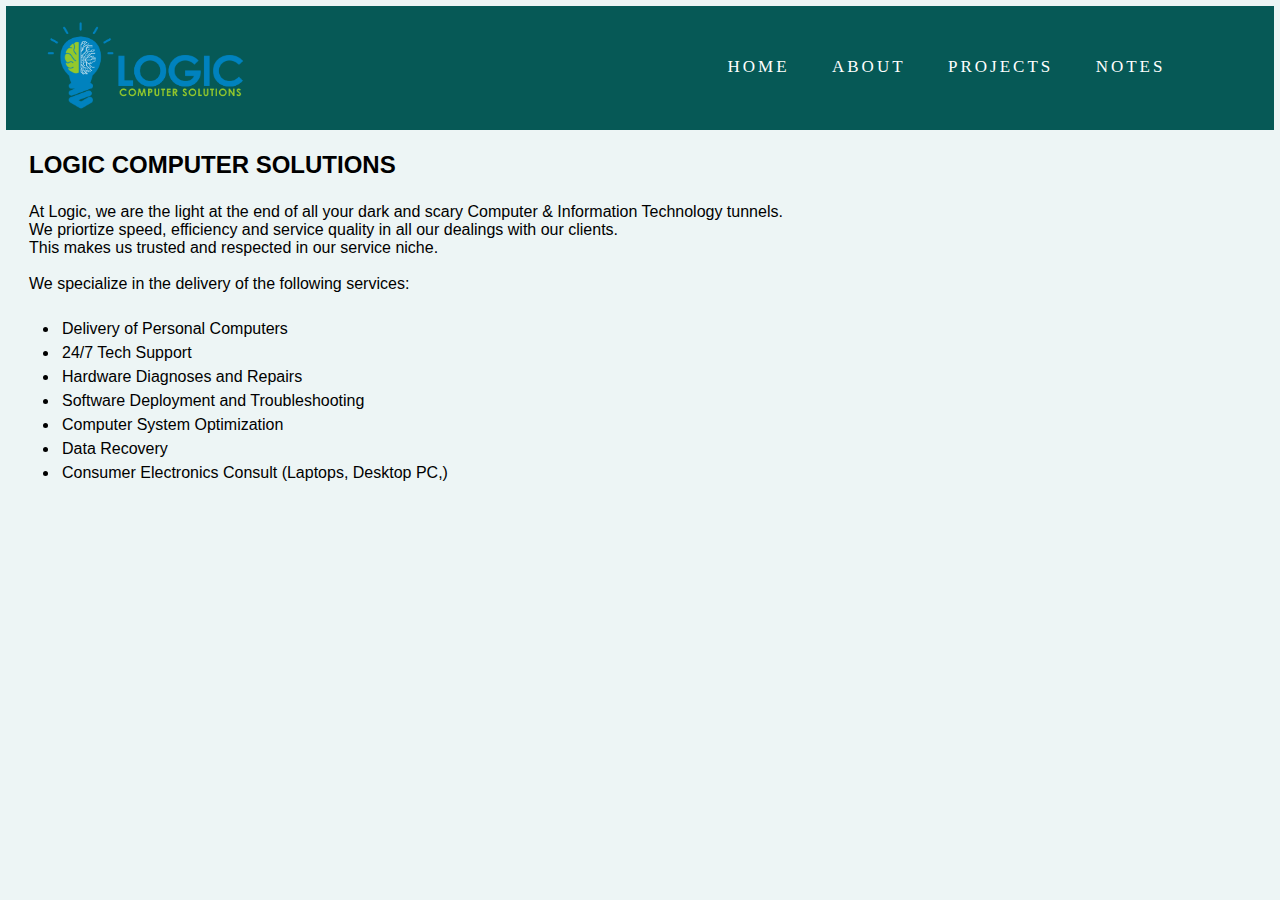
<file: index.html>
<!DOCTYPE html>
<html lang="en">
<head>
    <meta charset="UTF-8">
    <meta name="viewport" content="width=device-width, initial-scale=1.0">
    <link rel="stylesheet" href="./style.css">
    <title>Mawuli Denteh</title>
</head>
<body>
    <nav>
        <!-- nav for Mawuli Denteh -->
        <!-- <div class="logo">
            <img id="nav-logo" src="./images/543343588.840183.jpg" alt="">
            
            no link on Mawuli Denteh
           <h4>Mawuli Denteh</h4>
            <h4 class="logo-text"><a href="./index.html">Mawuli Denteh</a></h4>
        </div> -->

        <!-- nav for Logic Computer Solutions -->
        <div class="logo">
            <h4> <img id="nav-logo" src="./images/LOGIC_LOGO-3.png" alt=""></h4>

        </div>

        <ul class="nav-links">
            <li><a href="./index.html">HOME</a></li>
            <li><a href="#">ABOUT</a></li>
            <li><a href="#">PROJECTS</a></li>
            <li><a href="./notes.html">NOTES</a></li>
        </ul>

        <div class="burger">
            <div class="line1"></div>
            <div class="line2"></div>
            <div class="line3"></div>
        </div>

    </nav>

<br>
    <h2>LOGIC COMPUTER SOLUTIONS</h2>
    <br>

<p>At Logic, we are the light at the end of all your dark and scary Computer & Information Technology tunnels.
        <br> We priortize speed, efficiency and service quality in all our dealings with our clients. 
        <br> This makes us trusted and respected in our service niche.
        <br>
        <br>

        We specialize in the delivery of the following services: 
        <br>
        <br>
        <ol class="service-list">
            <li> Delivery of Personal Computers</li>
            <li>24/7 Tech Support</li>
            <li>Hardware Diagnoses and Repairs</li>
            <li>Software Deployment and Troubleshooting</li>
            <li>Computer System Optimization</li>
            <li>Data Recovery</li>
            <li>Consumer Electronics Consult (Laptops, Desktop PC,)</li>
        </ol>

</p>

<script src="./app.js"></script>    
</body>
</html>
</file>
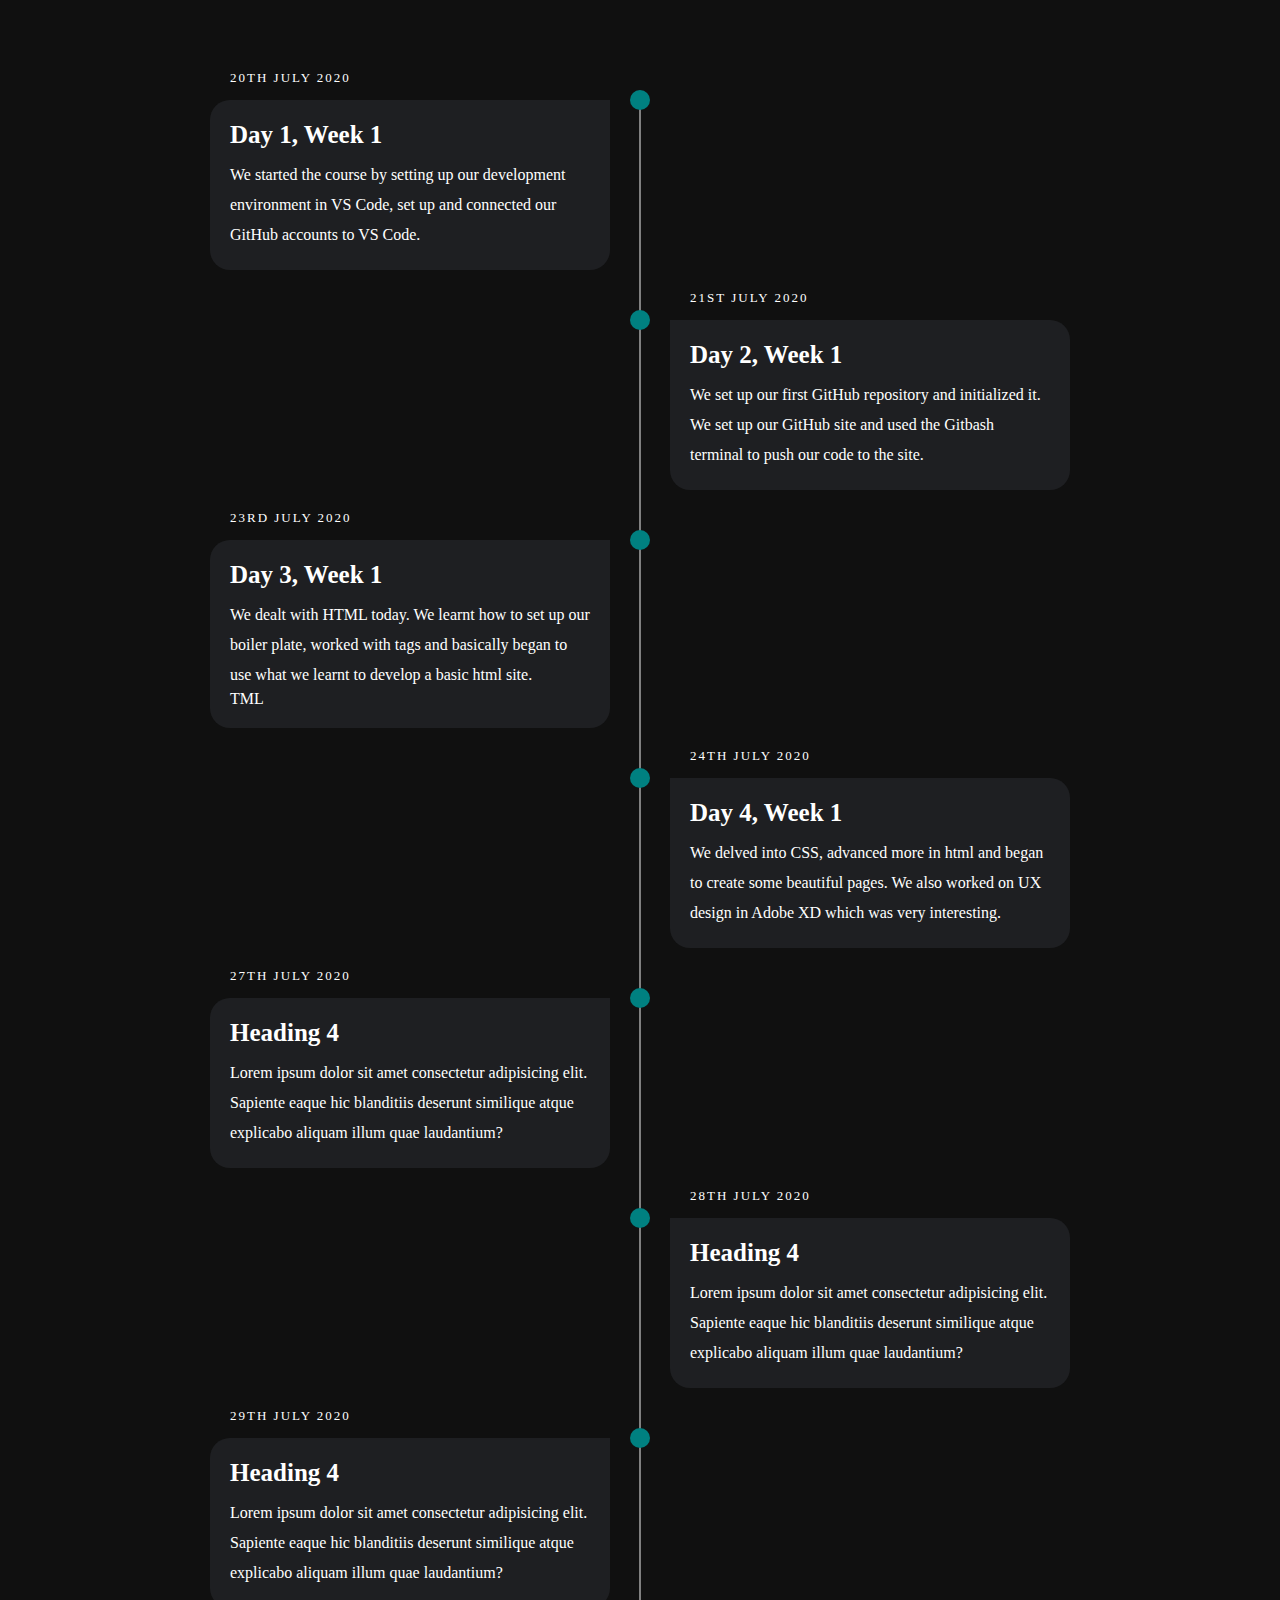
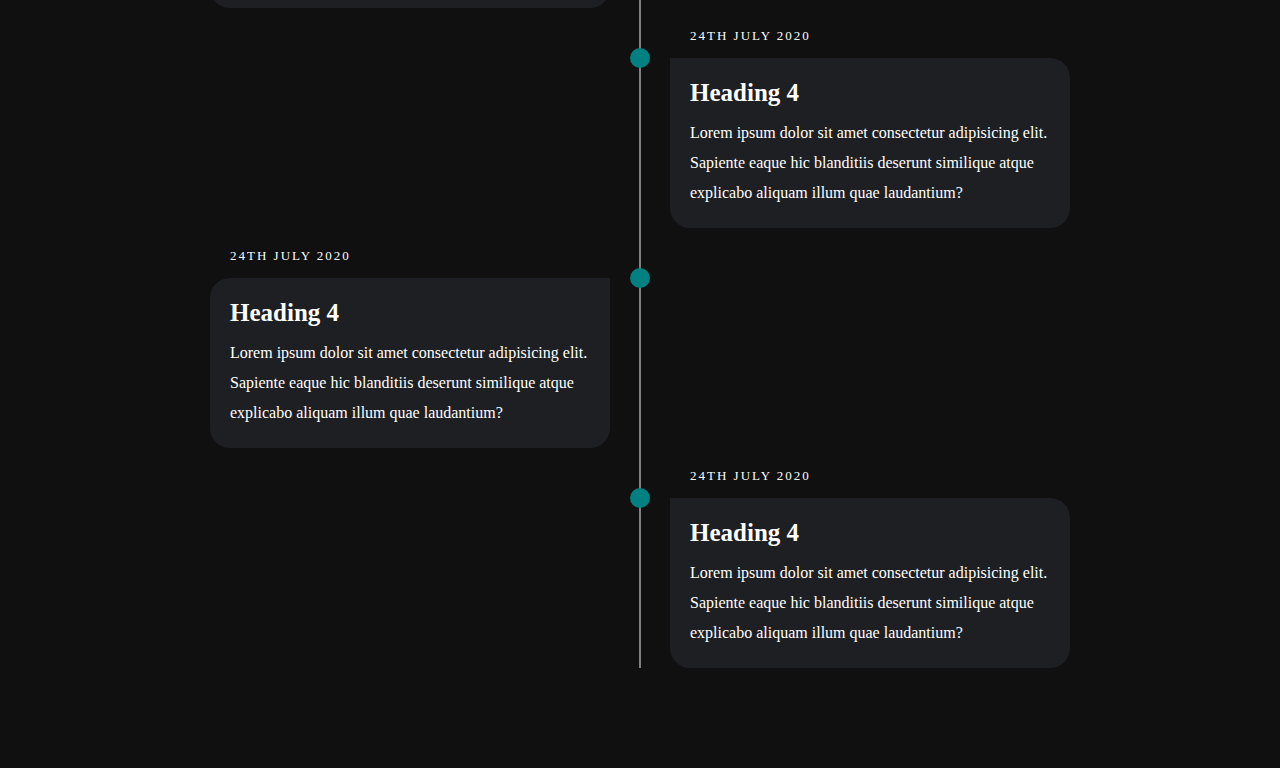
<file: notes.html>
<!DOCTYPE html>
<html lang="en">
<head>
    <meta charset="UTF-8">
    <meta name="viewport" content="width=device-width, initial-scale=1.0">
    <!-- get the google font -->
    <link rel="stylesheet" href="./notes.css">
    <title>WHAT I LEARNT</title>
</head>
<body>
    <div class="container">
        <div class="timeline">
            <ul>
                <li>
                    <div class="timeline-content">
                        <h2 class="date">20TH JULY 2020</h2>
                        <h1>Day 1, Week 1</h1>
                        <p>We started the course by setting up our development environment in VS Code, set up and connected our GitHub accounts to VS Code. </p>
                    </div>
                </li>
                <li>
                    <div class="timeline-content">
                        <h2 class="date">21ST JULY 2020</h2>
                        <h1>Day 2, Week 1</h1>
                        <p>We set up our first GitHub repository and initialized it. We set up our GitHub site and used the Gitbash terminal to push our code to the site.</p>
                    </div>
                </li>
                <li>
                    <div class="timeline-content">
                        <h2 class="date">23RD JULY 2020</h2>
                        <h1>Day 3, Week 1</h1>
                        <p>We dealt with HTML today. We learnt how to set up our boiler plate, worked with tags and basically began to use what we learnt to develop a basic html site.</p>TML</p
                    </div>
                </li>
                <li>
                    <div class="timeline-content">
                        <h2 class="date">24TH JULY 2020</h2>
                        <h1>Day 4, Week 1</h1>
                        <p>We delved into CSS, advanced more in html and began to create some beautiful pages. We also worked on UX design in Adobe XD which was very interesting.</p>
                    </div>
                <li>
                    <div class="timeline-content">
                        <h2 class="date">27TH JULY 2020</h2>
                        <h1>Heading 4</h1>
                        <p>Lorem ipsum dolor sit amet consectetur adipisicing elit. Sapiente eaque hic blanditiis deserunt similique atque explicabo aliquam illum quae laudantium?</p>
                    </div>
                <li>
                    <div class="timeline-content">
                        <h2 class="date">28TH JULY 2020</h2>
                        <h1>Heading 4</h1>
                        <p>Lorem ipsum dolor sit amet consectetur adipisicing elit. Sapiente eaque hic blanditiis deserunt similique atque explicabo aliquam illum quae laudantium?</p>
                    </div>
                <li>
                    <div class="timeline-content">
                        <h2 class="date">29TH JULY 2020</h2>
                        <h1>Heading 4</h1>
                        <p>Lorem ipsum dolor sit amet consectetur adipisicing elit. Sapiente eaque hic blanditiis deserunt similique atque explicabo aliquam illum quae laudantium?</p>
                    </div>
                <li>
                    <div class="timeline-content">
                        <h2 class="date">24TH JULY 2020</h2>
                        <h1>Heading 4</h1>
                        <p>Lorem ipsum dolor sit amet consectetur adipisicing elit. Sapiente eaque hic blanditiis deserunt similique atque explicabo aliquam illum quae laudantium?</p>
                    </div>
                <li>
                    <div class="timeline-content">
                        <h2 class="date">24TH JULY 2020</h2>
                        <h1>Heading 4</h1>
                        <p>Lorem ipsum dolor sit amet consectetur adipisicing elit. Sapiente eaque hic blanditiis deserunt similique atque explicabo aliquam illum quae laudantium?</p>
                    </div>
                <li>
                    <div class="timeline-content">
                        <h2 class="date">24TH JULY 2020</h2>
                        <h1>Heading 4</h1>
                        <p>Lorem ipsum dolor sit amet consectetur adipisicing elit. Sapiente eaque hic blanditiis deserunt similique atque explicabo aliquam illum quae laudantium?</p>
                    </div>
                </li>
            </ul>
        </div>
    </div>
</body>
</html>
</file>
<file: style.css>
*{
    margin: 0px;
    padding: 3px;
    box-sizing: border-box;

}
/* @import url('https://fonts.googleapis.com/css2?family=Cinzel:wght@700&display=swap'); */
#nav-logo{
    /* for Mawuli Denteh */
    /* width: 100px;
    height: 100px; */
    /* for Logic Logo */
    width: 210px;
    height: 100px;
}

div.logo{
    display: flex;
    align-items: center;
    justify-content: space-around;
}

.logo-text a{
    color: white;
    text-decoration: solid;
}

.logo-text a:hover{
    border-bottom: 2px solid #0082BE ;

}

/* .logo-text a:active{
    border-bottom: 2px solid red;
} */

nav{
    display: flex;
    justify-content: space-around;             /* give it space */
    align-items: center; 
    min-height: 8vh;
    background-color: #065956;
    font-size: 20px;
    font-family: Georgia;
}

h4{
    color: white;
    letter-spacing: 4px;
    font-size: 24px;
    word-spacing: 30;
    text-decoration: solid;
    font-family: Georgia, serif;
    text-transform: uppercase;
    margin-left: 0px;
}


.nav-links{display: flex;
    justify-content: space-around;
    align-items: center;
    width: 70%;
    letter-spacing: 3px;
    padding-left: 400px;
    font-size: 17px;
}

.nav-links li{
    list-style: none;
}

.nav-links a {
    color: white;
    text-decoration: solid;
    display: block;
    border-bottom: 3px solid transparent;
}

.nav-links a:hover{
    border-bottom: 2px solid #0082BE;
}

.nav-links a.active{
    border-bottom: 2px solid #0082BE;
}

.burger div{width: 25px;
    height: 5px;
    background-color: #ffffff;
margin: 5px;
}

.burger div{
    display: none;
    cursor: pointer;
}

body{
background-color: rgb(237, 245, 245);
font-family: Arial;

}

h2{
    margin-left: 20px;
    font-weight: 600;
}

p{
    margin-left: 20px;
    line-break: loose;
}

ol{
    margin-left: 50px;
    list-style: disc;
    line-break: loose;
}

/* this code is for mobile view */

@media screen and (max-width:768px){
    body{
        /* display: none; */
        overflow-x: hidden;
    }

    /* what should happen to the nav-links when we get to mobile resolution */
    .nav-links{
        position: absolute;
        right: 0px;
        height: 92vh;
        top: 8vh;
        background-color:#065956;
        /* font-family: Georgia; */
        display: flex;
        flex-direction: column;
        align-items: center;
        width: 50%;
        transform: translateX(100%);
        transition: transform 0.5s ease-in;
    }

    /* nav bar links will not show; clicking burger menu makes it fade in */
    .nav-links li{
        opacity: 0;
    }

    .burger div{
        display: block;
    }
} 

@keyframes navLinkFade{
    from{
        opacity: 0;
        transform: translateX(50px);
    }

      to{
        opacity: 1;
        transform: translateX(0px);
    }
}

.toggle .line1{
    transform: rotate(-45deg) translate(-5px, 6px);
}

.toggle .line2{
    opacity: 0;
}

.toggle .line3{
    transform: rotate(-45deg) translate(-5px, 6px);
}
</file>
<file: notes.css>
/* for the universal selector. Some browsers add their own styling to elements on before they are displayed */

*{
    margin: 0;
    padding: 0;
    box-sizing: border-box;
}

html{
    font-family: serif;
    color: white;
}

.container{
    min-height: 100vh;
    width: 100%;
    display: flex;
    align-items: center;
    justify-content: center;
    background-color: #101010;
    /* make sure to add this on at the end */
    padding: 100px 0;
}

.timeline{
    width: 80%;
    height: auto;
    max-width: 800px;
    margin: auto;
    position: relative;
}

.timeline ul{
   list-style: none;
}

.timeline ul li{
    padding: 20px;
    background-color: #1e1f22;
    color: white;
    border-radius: 10px;
    margin-bottom: 20px;
}

.timeline ul li:last-child{
    margin-bottom: 0;
}

.timeline-content h1{
    font-size: 25px;
    font-weight: 500px;
    line-height: 30px;
    margin-bottom: 10px;
}

.timeline-content p{
    font-size: 16px;
    line-height: 30px;
    font-weight: 300;
}

.timeline-content .date{
    font-size: 13px;
    font-weight: 300;
    margin-bottom: 10px;
    letter-spacing: 2px;
}

@media only screen and (min-width: 768px){
     
    .timeline ul li{
        width: 50%;
        margin-bottom: 50px;
        position: relative;
    }

    .timeline ul li:nth-child(odd){
        float: left;
        /* not now */
        clear: right;
        /* after drawing the vertical line */
        /* i want to give it a spacing both left and rigth */
        transform: translateX(-30px);
        /* add this one last */
        border-radius: 20px 0px 20px 20px;
    }
    .timeline ul li:nth-child(even){
        float: right;
        /* not now */
        clear: left;
        /* after drawing the vertical line */
        /* i want to give it a spacing both left and rigth */
        transform: translateX(30px);
        border-radius: 0px 20px 20px 20px;

    }

   /* now i want to create a line vertical line */
     .timeline::before{
        content: '';
        position: absolute;
        height: 100%;
        width: 2px;
        background-color: gray;
        /* to bring the line to the center */
        left: 50%;
        transform: translateX(-50%);
    }
    /* now i want to add a circle as an identifier */

    .timeline ul li::after{
        content: '';
        position: absolute;
        height: 20px;
        width: 20px;
        background-color: teal;
        border-radius: 50%;
        top: 0;
    }

    .timeline ul li:nth-child(odd)::after{
        right: -30px;
        transform:translate(50%, -50%)
    }
    .timeline ul li:nth-child(even)::after{
        left: -30px;
        transform:translate(-50%, -50%)
    }

    .timeline ul li:hover::after{
        background-color: red;
    }

    .timeline-content .date{
        position: absolute;
        top: -30px;
    }

}
</file>
